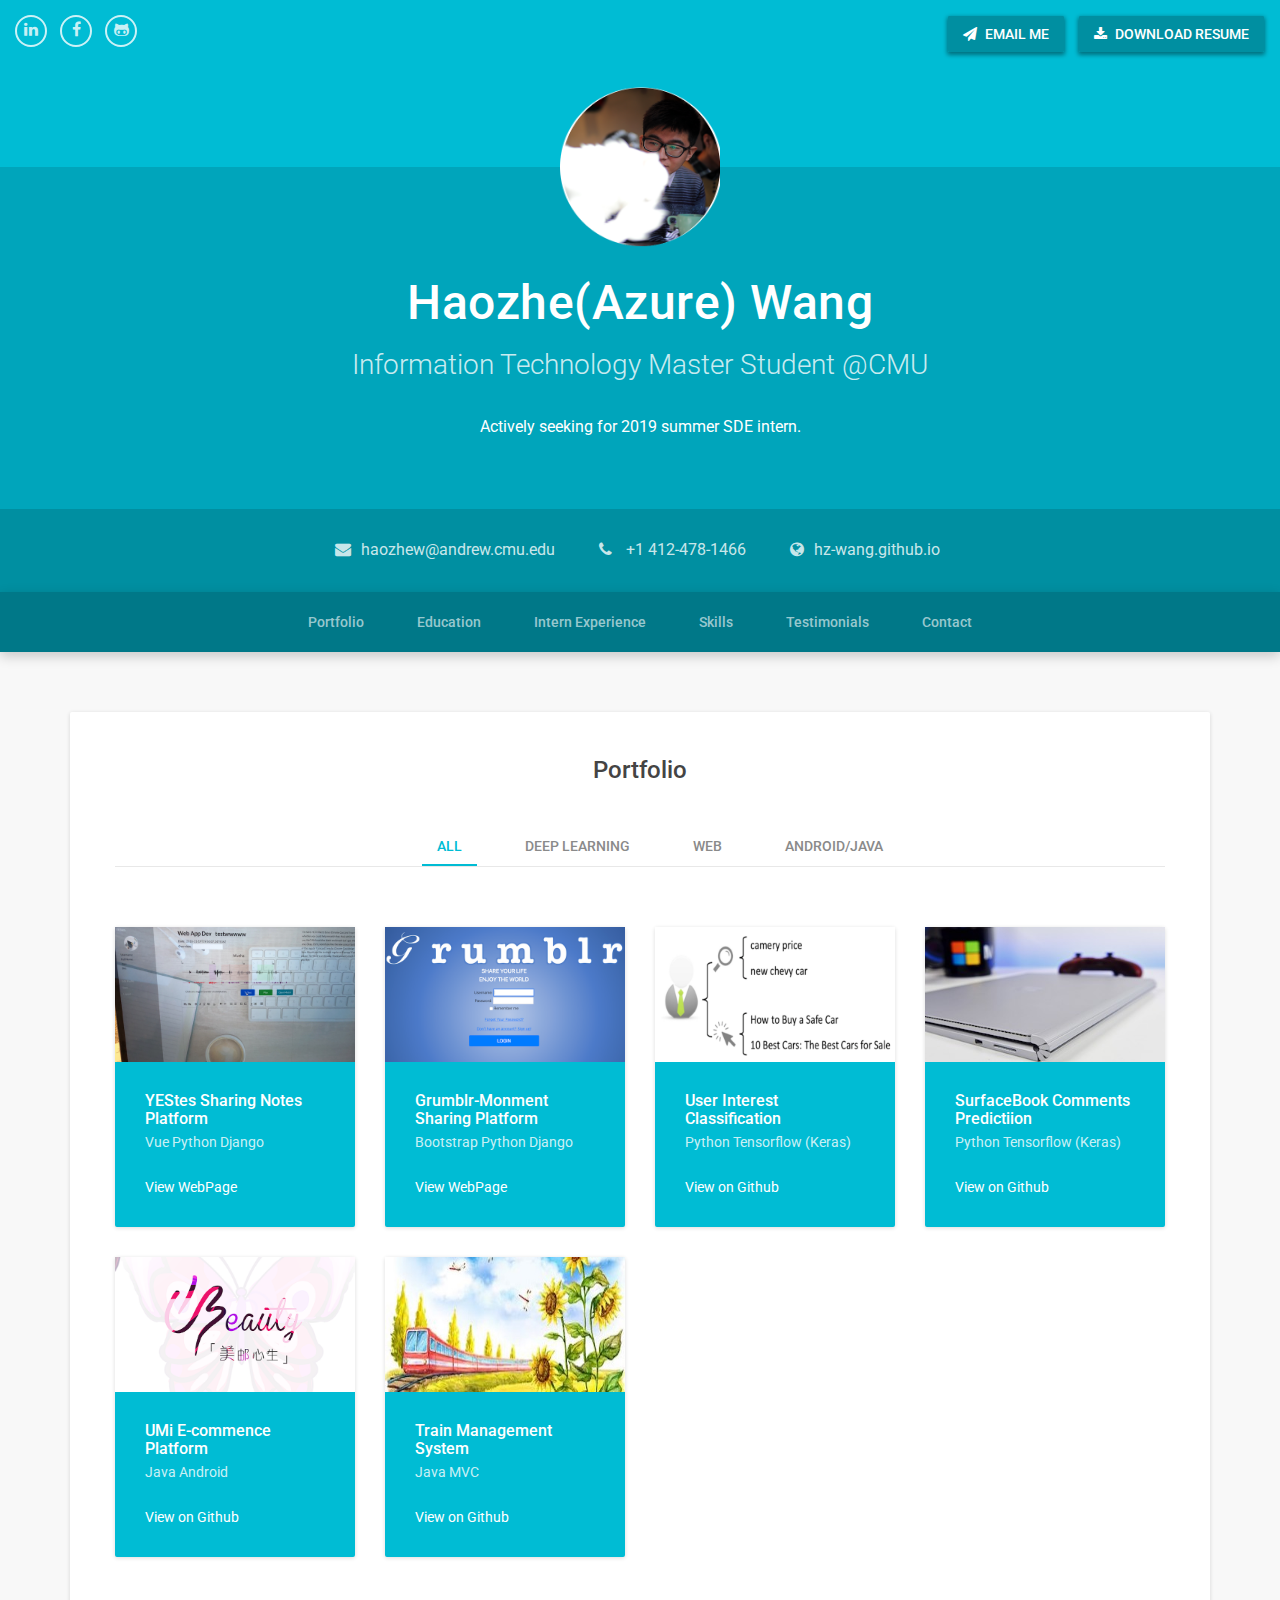
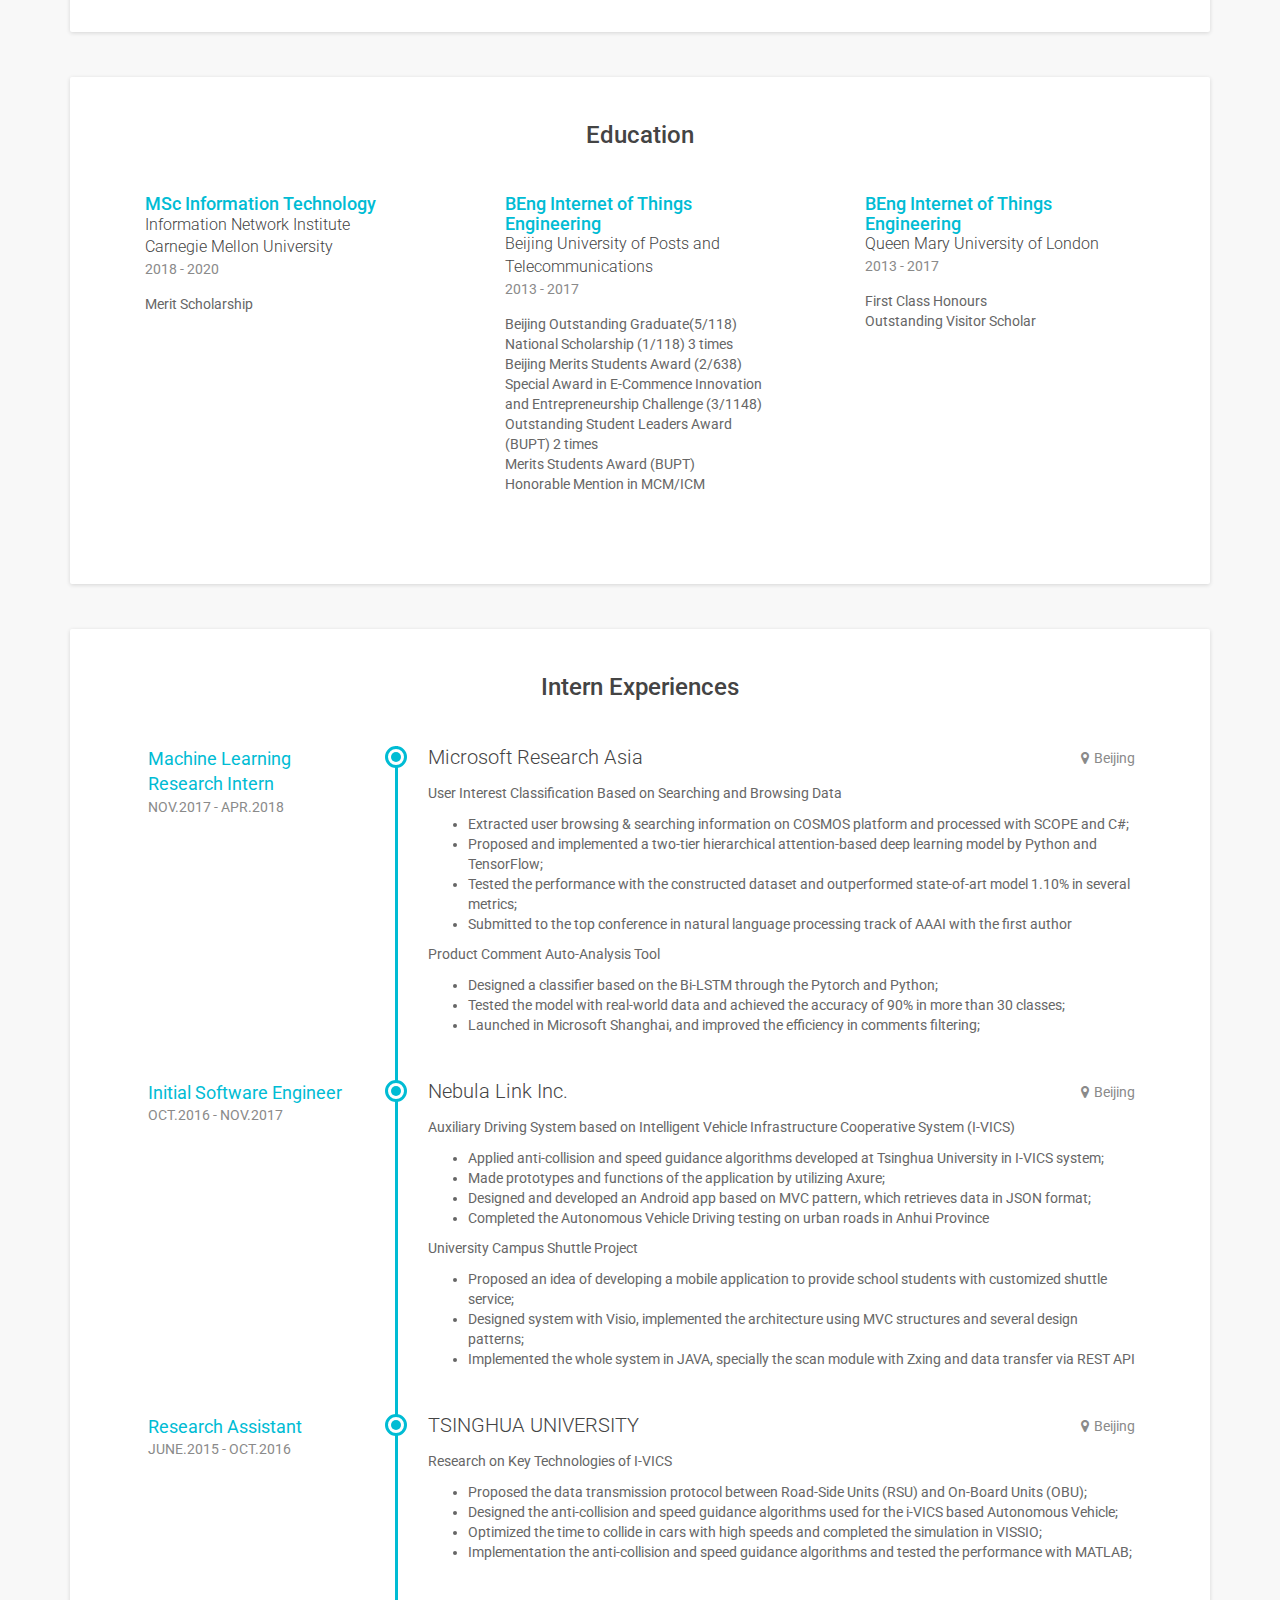
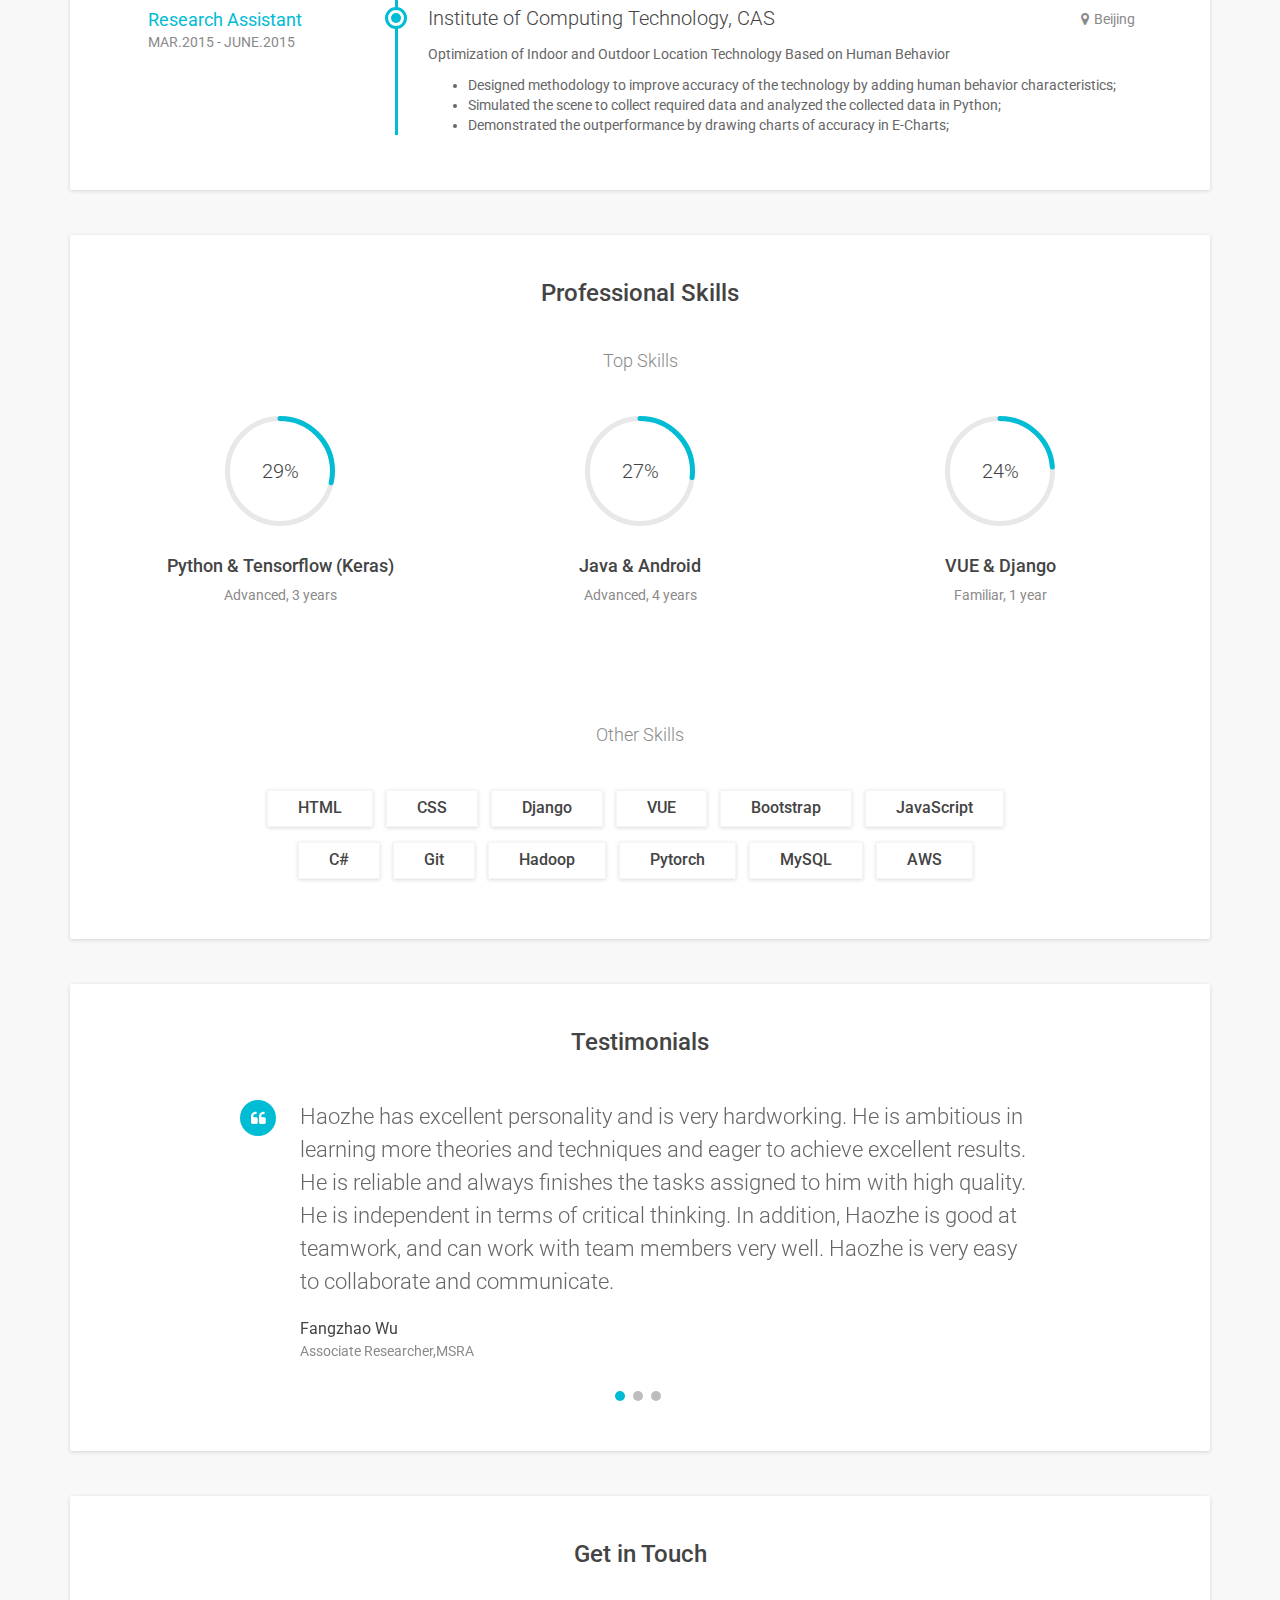
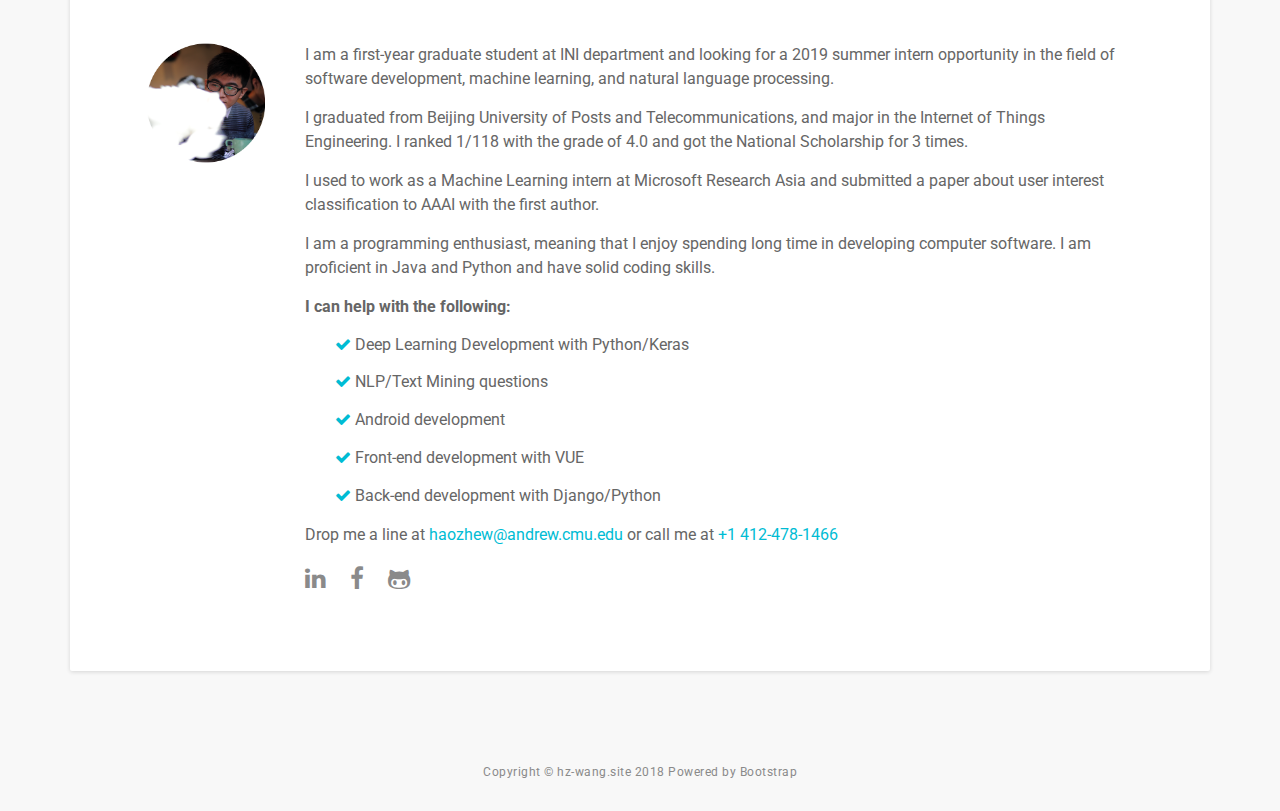
<file: profile/index.html>
<!DOCTYPE html>
<!--[if IE 8]> <html lang="en" class="ie8"> <![endif]-->  
<!--[if IE 9]> <html lang="en" class="ie9"> <![endif]-->  
<!--[if !IE]><!--> <html lang="en"> <!--<![endif]-->  
<head>
<title>Azure Wang</title>
<!-- Meta -->
<meta charset="utf-8">
<meta http-equiv="X-UA-Compatible" content="IE=edge">
<meta name="viewport" content="width=device-width, initial-scale=1.0">
<meta name="description" content="">
<meta name="author" content="">    
<link rel="shortcut icon" href="">  
<link href='https://fonts.googleapis.com/css?family=Roboto:400,500,400italic,300italic,300,500italic,700,700italic,900,900italic' rel='stylesheet' type='text/css'>
<!-- Global CSS -->
<link rel="stylesheet" href="assets/plugins/bootstrap/css/bootstrap.min.css">   
<!-- Plugins CSS -->
<link rel="stylesheet" href="assets/plugins/font-awesome/css/font-awesome.css">

<!-- Theme CSS -->  
<link id="theme-style" rel="stylesheet" href="assets/css/styles.css">

</head> 

<body>

<header class="header">
	<div class="top-bar container-fluid">
		<div class="actions">
			<a class="btn hidden-xs" href="mailto:haozhew@andrew.cmu.edu"><i class="fa fa-paper-plane" aria-hidden="true"></i> Email Me</a>
			<a class="btn" href="./files/HaozheWang_CV.pdf"><i class="fa fa-download" aria-hidden="true"></i> Download Resume</a>
		</div><!--//actions-->
		<ul class="social list-inline">
			<li><a href="https://www.linkedin.com/in/haozhe-wang/" class="btn-social btn-outline"><i class="fa fa-linkedin" aria-hidden="true"></i></a></li>
			<li><a href="https://www.facebook.com/haozhe.wang.14" class="btn-social btn-outline"><i class="fa fa-facebook" aria-hidden="true"></i></a></li>
			<li><a href="http://www.andrew.cmu.edu/user/haozhew" class="btn-social btn-outline"><i class="fa fa-github-alt" aria-hidden="true"></i></a></li>
		</ul><!--//social-->
	</div><!--//top-bar-->
	
	<div class="intro">
		<div class="container text-center">
			<img class="profile-image" src="assets/images/profile-image.png" alt="">
			<h1 class="name">Haozhe(Azure) Wang</h1>
			<div class="title">Information Technology Master Student @CMU</div>
			<div class="profile">
				<p>Actively seeking for 2019 summer SDE intern.</p>
			</div><!--//profile-->
		</div><!--//container-->
	</div><!--//intro-->
	
	<div class="contact-info">
		<div class="container text-center">
			<ul class="list-inline">
				<li class="email"><i class="fa fa-envelope"></i><a href="mailto:haozhew@andrew.cmu.edu">haozhew@andrew.cmu.edu</a></li>
				<li><i class="fa fa-phone"></i> <a href="tel: 0123456789">+1 412-478-1466</a></li>
				<li class="website"><i class="fa fa-globe"></i><a href="#" target="_blank">hz-wang.github.io</a></li>
			</ul>
		</div><!--//container-->
	</div><!--//contact-info-->
	
	<div class="page-nav-space-holder hidden-xs">
		<div id="page-nav-wrapper" class="page-nav-wrapper text-center">
			<div class="container">
				<ul id="page-nav" class="nav page-nav list-inline">
					<li><a class="scrollto" href="#portfolio-section">Portfolio</a></li>
					<li><a class="scrollto" href="#eudcation-section">Education</a></li>
					<li><a class="scrollto" href="#experiences-section">Intern Experience</a></li>
					<li><a class="scrollto" href="#skills-section">Skills</a></li>
					<li><a class="scrollto" href="#testimonials-section">Testimonials</a></li>
					<li><a class="scrollto" href="#contact-section">Contact</a></li>
				</ul><!--//page-nav-->
			</div>
		</div><!--//page-nav-wrapper-->
	</div>
	
</header><!--//header-->

<div class="wrapper container">

	<section id="portfolio-section" class="portfolio-section section">
		<h2 class="section-title">Portfolio</h2>
		<ul id="filters" class="filters clearfix">
			<li class="type active" data-filter="*">All</li>
			<li class="type" data-filter=".DeepLearning">Deep Learning</li>
			<li class="type" data-filter=".Web">Web</li>
			<li class="type" data-filter=".Android">Android/JAVA</li>
		</ul><!--//filters-->
		<div class="items-wrapper isotope row">

			<div class="item Web col-md-3 col-xs-6 ">
				<div class="item-inner">
					<figure class="figure">
						<img class="img-responsive" src="assets/images/portfolio/portfolio-3.jpg" alt="" />
					</figure>
					<div class="content text-left">
						<h3 class="sub-title"><a href="http://www.myyestes.com">YEStes Sharing Notes Platform</a></h3>
						<div class="meta">Vue Python Django</div>
						<div class="action"><a href="http://www.myyestes.com">View WebPage</a></div>
					</div><!--//content-->    
					<a class="link-mask" href="http://www.myyestes.com"></a>              
				</div><!--//item-inner-->
			</div><!--//item-->
			
			<div class="item Web col-md-3 col-xs-6 ">
				<div class="item-inner">
					<figure class="figure">
						<img class="img-responsive" src="assets/images/portfolio/portfolio-6.jpg" alt="" />
					</figure>
					<div class="content text-left">
						<h3 class="sub-title"><a href="https://ec2-3-16-187-56.us-east-2.compute.amazonaws.com
">Grumblr-Monment Sharing Platform</a></h3>
						<div class="meta">Bootstrap Python Django</div>
						<div class="action"><a href="https://ec2-3-16-187-56.us-east-2.compute.amazonaws.com
">View WebPage</a></div>
					</div><!--//content-->    
					<a class="link-mask" href="https://ec2-3-16-187-56.us-east-2.compute.amazonaws.com
"></a>              
				</div><!--//item-inner-->
			</div><!--//item-->

			<div class="item DeepLearning col-md-3 col-xs-6 ">
				<div class="item-inner">
					<figure class="figure">
						<img class="img-responsive" src="assets/images/portfolio/portfolio-1.jpg" alt="" />
					</figure>
					<div class="content text-left">
						<h3 class="sub-title"><a href="https://github.com/hz-wang/HURA_segment">User Interest Classification</a></h3>
						<div class="meta">Python Tensorflow (Keras)</div>
						<div class="action"><a href="https://github.com/hz-wang/HURA_segment">View on Github</a></div>
					</div><!--//content-->    
					<a class="link-mask" href="https://github.com/hz-wang/HURA_segment"></a>              
				</div><!--//item-inner-->
			</div><!--//item-->

			<div class="item DeepLearning col-md-3 col-xs-6 ">
				<div class="item-inner">
					<figure class="figure">
						<img class="img-responsive" src="assets/images/portfolio/portfolio-4.jpg" alt="" />
					</figure>
					<div class="content text-left">
						<h3 class="sub-title"><a href="https://github.com/hz-wang/surface_predict">SurfaceBook Comments Predictiion</a></h3>
						<div class="meta">Python Tensorflow (Keras)</div>
						<div class="action"><a href="https://github.com/hz-wang/surface_predict">View on Github</a></div>
					</div><!--//content-->    
					<a class="link-mask" href="https://github.com/hz-wang/surface_predict"></a>              
				</div><!--//item-inner-->
			</div><!--//item-->

			<div class="item Android col-md-3 col-xs-6 ">
				<div class="item-inner">
					<figure class="figure">
						<img class="img-responsive" src="assets/images/portfolio/portfolio-2.jpg" alt="" />
					</figure>
					<div class="content text-left">
						<h3 class="sub-title"><a href="https://github.com/hz-wang/UMi">UMi E-commence Platform</a></h3>
						<div class="meta">Java Android</div>
						<div class="action"><a href="https://github.com/hz-wang/UMi">View on Github</a></div>
					</div><!--//content-->    
					<a class="link-mask" href="https://github.com/hz-wang/UMi"></a>              
				</div><!--//item-inner-->
			</div><!--//item-->

			<div class="item Android col-md-3 col-xs-6 ">
				<div class="item-inner">
					<figure class="figure">
						<img class="img-responsive" src="assets/images/portfolio/portfolio-5.jpg" alt="" />
					</figure>
					<div class="content text-left">
						<h3 class="sub-title"><a href="https://github.com/hz-wang/TrainManagement">Train Management System</a></h3>
						<div class="meta">Java MVC</div>
						<div class="action"><a href="https://github.com/hz-wang/TrainManagement">View on Github</a></div>
					</div><!--//content-->    
					<a class="link-mask" href="https://github.com/hz-wang/TrainManagement"></a>              
				</div><!--//item-inner-->
			</div><!--//item-->

		</div><!--//item-wrapper-->
		
	</section><!--//section-->

	<section id="eudcation-section" class="education-section section">
		<h2 class="section-title">Education</h2>
		<div class="row">
			<div class="item col-xs-12 col-sm-4">
				<div class="item-inner">
					<h3 class="degree">MSc Information Technology</h3>
					<div class="education-body">
						Information Network Institute
						Carnegie Mellon University
					</div><!--//education-body-->
					<div class="time">2018 - 2020</div>
					<div class="desc">
						Merit Scholarship<br>
					</div>
				</div><!--//item-inner-->
			</div><!--//item-->
			<div class="item col-xs-12 col-sm-4">
				<div class="item-inner">
					<h3 class="degree">BEng Internet of Things Engineering</h3>
					<div class="education-body">
						Beijing University of Posts and Telecommunications
					</div><!--//education-body-->
					<div class="time">2013 - 2017</div>
					<div class="desc">
						Beijing Outstanding Graduate(5/118)<br>
						National Scholarship (1/118) 3 times<br>
						Beijing Merits Students Award (2/638) <br>
						Special Award in E-Commence Innovation and Entrepreneurship Challenge (3/1148)<br>
						Outstanding Student Leaders Award (BUPT) 2 times<br>
						Merits Students Award (BUPT)<br>
						Honorable Mention in MCM/ICM<br>
					</div>
				</div><!--//item-inner-->
			</div><!--//item-->
			<div class="item col-xs-12 col-sm-4">
				<div class="item-inner">
					<h3 class="degree">BEng Internet of Things Engineering</h3>
					<div class="education-body">
						Queen Mary University of London
					</div><!--//education-body-->
					<div class="time">2013 - 2017</div>
					<div class="desc">
						First Class Honours<br>
						Outstanding Visitor Scholar<br>
					</div>
				</div><!--//item-inner-->
			</div><!--//item-->
			
		</div><!--//row-->
	</section><!--//section-->
	
	<section id="experiences-section" class="experiences-section section">
		<h2 class="section-title">Intern Experiences</h2>
		<div class="timeline">
			<div class="item">
				<div class="work-place">
					<h3 class="place">Microsoft Research Asia</h3>
					<div class="location"><i class="fa fa-map-marker" aria-hidden="true"></i>Beijing</div>
				</div>
				<div class="job-meta">
					<div class="title">Machine Learning<br>Research Intern</div>
					<div class="time">NOV.2017 - APR.2018</div>
				</div><!--//job-meta-->
				<div class="job-desc">
					<p>User Interest Classification Based on Searching and Browsing Data</p> 
					<ul>
						<li>Extracted user browsing & searching information on COSMOS platform and processed with SCOPE and C#;</li>
						<li>Proposed and implemented a two-tier hierarchical attention-based deep learning model by Python and TensorFlow;</li>
						<li>Tested the performance with the constructed dataset and outperformed state-of-art model 1.10% in several metrics;</li>
						<li>Submitted to the top conference in natural language processing track of AAAI with the first author</li>
					</ul>
					<p>Product Comment Auto-Analysis Tool</p> 
					<ul>
						<li>Designed a classifier based on the Bi-LSTM through the Pytorch and Python;</li>
						<li>Tested the model with real-world data and achieved the accuracy of 90% in more than 30 classes;</li>
						<li>Launched in Microsoft Shanghai, and improved the efficiency in comments filtering;</li>
					</ul>
				</div><!--//job-desc-->
			</div><!--//item-->
			
			<div class="item">
				<div class="work-place">
					<h3 class="place">Nebula Link Inc.</h3>
					<div class="location"><i class="fa fa-map-marker" aria-hidden="true"></i>Beijing</div>
				</div>
				<div class="job-meta">
					<div class="title">Initial Software Engineer</div>
					<div class="time">OCT.2016 - NOV.2017</div>
				</div><!--//job-meta-->
				<div class="job-desc">
					<p>Auxiliary Driving System based on Intelligent Vehicle Infrastructure Cooperative System (I-VICS)</p>
					<ul>
						<li>Applied anti-collision and speed guidance algorithms developed at Tsinghua University in I-VICS system;</li>
						<li>Made prototypes and functions of the application by utilizing Axure;</li>
						<li>Designed and developed an Android app based on MVC pattern, which retrieves data in JSON format;</li>
						<li>Completed the Autonomous Vehicle Driving testing on urban roads in Anhui Province</li>
					</ul>
					<p>University Campus Shuttle Project</p>
					<ul>
						<li>Proposed an idea of developing a mobile application to provide school students with customized shuttle service;</li>
						<li>Designed system with Visio, implemented the architecture using MVC structures and several design patterns;</li>
						<li>Implemented the whole system in JAVA, specially the scan module with Zxing and data transfer via REST API</li>
					</ul>
				</div><!--//job-desc-->
			</div><!--//item-->

			<div class="item">
				<div class="work-place">
					<h3 class="place">TSINGHUA UNIVERSITY </h3>
					<div class="location"><i class="fa fa-map-marker" aria-hidden="true"></i>Beijing</div>
				</div>
				<div class="job-meta">
					<div class="title">Research Assistant</div>
					<div class="time">JUNE.2015 - OCT.2016</div>
				</div><!--//job-meta-->
				<div class="job-desc">
					<p>Research on Key Technologies of I-VICS </p>
					<ul>
						<li>Proposed the data transmission protocol between Road-Side Units (RSU) and On-Board Units (OBU);</li>
						<li>Designed the anti-collision and speed guidance algorithms used for the i-VICS based Autonomous Vehicle;</li>
						<li>Optimized the time to collide in cars with high speeds and completed the simulation in VISSIO;</li>
						<li>Implementation the anti-collision and speed guidance algorithms and tested the performance with MATLAB;</li>
					</ul>
				</div><!--//job-desc-->
			</div><!--//item-->

			<div class="item">
				<div class="work-place">
					<h3 class="place">Institute of Computing Technology, CAS</h3>
					<div class="location"><i class="fa fa-map-marker" aria-hidden="true"></i>Beijing</div>
				</div>
				<div class="job-meta">
					<div class="title">Research Assistant</div>
					<div class="time">MAR.2015 - JUNE.2015</div>
				</div><!--//job-meta-->
				<div class="job-desc">
					<p>Optimization of Indoor and Outdoor Location Technology Based on Human Behavior</p>
					<ul>
						<li>Designed methodology to improve accuracy of the technology by adding human behavior characteristics;</li>
						<li>Simulated the scene to collect required data and analyzed the collected data in Python;</li>
						<li>Demonstrated the outperformance by drawing charts of accuracy in E-Charts;</li>
					</ul>
				</div><!--//job-desc-->
			</div><!--//item-->
			
		</div><!--//timeline-->
		
	</section><!--//section-->
	
	<section id="skills-section" class="skills-section section text-center">
		<h2 class="section-title">Professional Skills</h2>
		<div class="top-skills">
			<h3 class="subtitle">Top Skills</h3>
			<div class="row">
				<div class="item col-xs-12 col-sm-4">
					<div class="item-inner">
						<div class="chart-easy-pie text-center">
							<div class="chart-theme-1 chart" data-percent="90"><span>90</span>%</div>
						</div>
						<h4 class="skill-name">Python &amp; Tensorflow (Keras)</h4>
						<div class="level">Advanced, 3 years</div>
					</div><!--//item-inner-->
				</div><!--//item-->
				<div class="item col-xs-12 col-sm-4">
					<div class="item-inner">
						<div class="chart-easy-pie text-center">
							<div class="chart-theme-1 chart" data-percent="85"><span>85</span>%</div>
						</div>
						<h4 class="skill-name">Java &amp; Android</h4>
						<div class="level">Advanced, 4 years</div>
					</div><!--//item-inner-->
				</div><!--//item-->
				<div class="item col-xs-12 col-sm-4">
					<div class="item-inner">
						<div class="chart-easy-pie text-center">
							<div class="chart-theme-1 chart" data-percent="75"><span>75</span>%</div>
						</div>
						<h4 class="skill-name">VUE &amp; Django</h4>
						<div class="level">Familiar, 1 year</div>
					</div><!--//item-inner-->
				</div><!--//item-->
			</div><!--//row-->
		</div><!--//top-skills-->
		
		<div class="other-skills">
			<h3 class="subtitle">Other Skills</h3>
			<div class="misc-skills">
				<span class="skill-tag">HTML</span>
				<span class="skill-tag">CSS</span>
				<span class="skill-tag">Django</span>
				<span class="skill-tag">VUE</span>
				<span class="skill-tag">Bootstrap</span>
				<span class="skill-tag">JavaScript</span>
				<br>
				<span class="skill-tag">C#</span>
				<span class="skill-tag">Git</span>
				<span class="skill-tag">Hadoop</span>
				<span class="skill-tag">Pytorch</span>
				<span class="skill-tag">MySQL</span>
				<span class="skill-tag">AWS</span>
			</div>
		</div><!--//other-skills-->
		
	</section><!--//skills-section-->
	
	<section id="testimonials-section" class="testimonials-section section">
		<h2 class="section-title">Testimonials</h2>
		
		<div id="testimonials-carousel" class="testimonials-carousel carousel slide" data-interval="8000">
			
			<!-- Indicators -->
			<ol class="carousel-indicators">
				<li data-target="#testimonials-carousel" data-slide-to="0" class="active"></li>
				<li data-target="#testimonials-carousel" data-slide-to="1"></li>
				<li data-target="#testimonials-carousel" data-slide-to="2"></li>
			</ol>
			
			<!-- Wrapper for slides -->
			<div class="carousel-inner">
				<div class="item active">
					<blockquote class="quote">
						<i class="fa fa-quote-left"></i>
						<P>Haozhe has excellent personality and is very hardworking. He is ambitious in learning more theories and techniques and eager to achieve excellent results. He is reliable and always finishes the tasks assigned to him with high quality. He is independent in terms of critical thinking. In addition, Haozhe is good at teamwork, and can work with team members very well. Haozhe is very easy to collaborate and communicate.</p>
						</blockquote>
					<div class="source">
						<div class="name">Fangzhao Wu</div>
						<div class="position">Associate Researcher,MSRA</div>
					</div><!--//source-->   
				</div><!--//item-->

				<div class="item next">
					<blockquote class="quote">      
						<i class="fa fa-quote-left"></i>                            
						<p>Haozhe Wang is a quick learner, passionate and truly a software engineer with potential as well as good programming habits, and also has a strong feeling for user experience. Furthermore, Haozhe was never afraid to speak out his opinions, and he would usually illustrate them with clear and convincing examples. This greatly helped to build a more thorough understanding of our target groups.</p>
					</blockquote>    
					<div class="source">
						<div class="name">Jun Pan</div>
						<div class="position">Chief Executive Officer, Nebula-Link Inc.</div>
					</div><!--//source-->   
												   
				</div><!--//item-->

				<div class="item next">
					<blockquote class="quote">
						<p><i class="fa fa-quote-left"></i>
						Haozhe has a clear logic and strong modeling capabilities. In the project, he was very efficient in locating problems, building mathematical models, finding suitable algorithms, modifying and implementing the algorithms, and finally solving the problems. I also would like to highlight is his strong programming skills. During the implementation of the algorithms, Haozhe took only 3 weeks to finish the development which totally satisfied the requirement.</p>
					</blockquote>       
					<div class="source">
						<div class="name">Danya Yao</div>
						<div class="position">Professor, Tsinghua University</div>
					</div><!--//source-->          
				</div><!--//item-->
				
			</div><!--//carousel-inner-->

		</div><!--//testimonials-carousel-->
		
	</section><!--//section-->
	<!-- <script>
		$(function(){
			// 循环轮播到某个特定的帧 
			$(".slide-one").click(function(){
				$("#testimonials-carousel").carousel(0);
			});
			$(".slide-two").click(function(){
				$("#testimonials-carousel").carousel(1);
			});
			$(".slide-three").click(function(){
				$("#testimonials-carousel").carousel(2);
			});
		});
	</script>		 -->
	
	<section id="contact-section" class="contact-section section">
		<h2 class="section-title">Get in Touch</h2>
		<div class="intro">
			<img class="profile-image" src="assets/images/profile-image.png" alt="">
			<div class="dialog">
				<p>I am a first-year graduate student at INI department and looking for a 2019 summer intern opportunity in the field of software development, machine learning, and natural language processing.</p>
				<p>I graduated from Beijing University of Posts and Telecommunications, and major in the Internet of Things Engineering. I ranked 1/118 with the grade of 4.0 and got the National Scholarship for 3 times.</p>
				<p>I used to work as a Machine Learning intern at Microsoft Research Asia and submitted a paper about user interest classification to AAAI with the first author. </p>
				<p>I am a programming enthusiast, meaning that I enjoy spending long time in developing computer software. I am proficient in Java and Python and have solid coding skills.</p>
				<p><strong>I can help with the following:</strong></p>
				<ul class="list-unstyled service-list">
					<li><i class="fa fa-check" aria-hidden="true"></i> Deep Learning Development with Python/Keras</li>
					<li><i class="fa fa-check" aria-hidden="true"></i> NLP/Text Mining questions</li>	
					<li><i class="fa fa-check" aria-hidden="true"></i> Android development</li>
					<li><i class="fa fa-check" aria-hidden="true"></i> Front-end development with VUE</li>
					<li><i class="fa fa-check" aria-hidden="true"></i> Back-end development with Django/Python</li>
				</ul>
				<p>Drop me a line at <a href="mailto:haozhew@andrew.cmu.edu">haozhew@andrew.cmu.edu</a> or call me at <a href="tel:+86 13269619176">+1 412-478-1466</a></p>
				<ul class="social list-inline">
					<li><a href="https://www.linkedin.com/in/haozhe-wang/" class="btn-social btn-outline"><i class="fa fa-linkedin" aria-hidden="true"></i></a></li>
					<li><a href="https://www.facebook.com/haozhe.wang.14" class="btn-social btn-outline"><i class="fa fa-facebook" aria-hidden="true"></i></a></li>
					<li><a href="http://www.andrew.cmu.edu/user/haozhew" class="btn-social btn-outline"><i class="fa fa-github-alt" aria-hidden="true"></i></a></li>
				</ul><!--//social-->
			</div><!--//diaplog-->
		</div><!--//intro-->

	</section><!--//section-->
	
</div><!--//wrapper-->

<footer class="footer text-center">
	<div class="container">
		<small class="copyright">Copyright © hz-wang.site 2018 Powered by Bootstrap</small>
	</div><!--//container-->
</footer>

<!-- Javascript -->          
<script type="text/javascript" src="assets/plugins/jquery-1.12.4.min.js"></script>
<script type="text/javascript" src="assets/plugins/bootstrap/js/bootstrap.min.js"></script>  
<script type="text/javascript" src="assets/plugins/back-to-top.js"></script>
<script type="text/javascript" src="assets/plugins/jquery-scrollTo/jquery.scrollTo.min.js"></script> 
<script type="text/javascript" src="assets/plugins/easy-pie-chart/dist/jquery.easypiechart.min.js"></script>
<script type="text/javascript" src="assets/plugins/imagesloaded.pkgd.min.js"></script> 
<script type="text/javascript" src="assets/plugins/isotope.pkgd.min.js"></script>  

<!-- custom js -->
<script type="text/javascript" src="assets/js/main.js"></script>

<!-- Style Switcher (REMOVE ON YOUR PRODUCTION SITE) -->
<script src="assets/js/demo/style-switcher.js"></script>     

</body>
</html>
</file>
<file: profile/assets/css/styles.css>
/*   
 * Template Name: Sphere - Responsive website template for CV/Resume/Portfolio
 * Version: 1.0
 * Author: Xiaoying Riley at 3rd Wave Media
 * Website: http://themes.3rdwavemedia.com/
 * Twitter: @3rdwave_themes
*/
/* ======= Base ======= */
body {
  font-family: 'Roboto', sans-serif;
  color: #666;
  background: #f8f8f8;
  font-size: 14px;
  -webkit-font-smoothing: antialiased;
  -moz-osx-font-smoothing: grayscale;
  color: #444;
}
h1,
h2,
h3,
h4,
h5,
h6 {
  font-weight: 500;
}
a {
  color: #00BCD4;
  -webkit-transition: all 0.4s ease-in-out;
  -moz-transition: all 0.4s ease-in-out;
  -ms-transition: all 0.4s ease-in-out;
  -o-transition: all 0.4s ease-in-out;
}
a:hover {
  text-decoration: underline;
  color: #007888;
}
a:focus {
  text-decoration: none;
}
p {
  line-height: 1.5;
}
.btn,
a.btn {
  background: #008fa1;
  color: #fff;
  padding: 8px 15px;
  -webkit-border-radius: 2px;
  -moz-border-radius: 2px;
  -ms-border-radius: 2px;
  -o-border-radius: 2px;
  border-radius: 2px;
  -moz-background-clip: padding;
  -webkit-background-clip: padding-box;
  background-clip: padding-box;
  -webkit-box-shadow: 0 2px 4px 0 rgba(0, 0, 0, 0.4);
  -moz-box-shadow: 0 2px 4px 0 rgba(0, 0, 0, 0.4);
  box-shadow: 0 2px 4px 0 rgba(0, 0, 0, 0.4);
  text-transform: uppercase;
  font-weight: 500;
  font-size: 14px;
}
.btn:hover,
a.btn:hover {
  color: #fff;
  background: #00a5bb;
}
#topcontrol {
  -webkit-transition: all 0.4s ease-in-out;
  -moz-transition: all 0.4s ease-in-out;
  -ms-transition: all 0.4s ease-in-out;
  -o-transition: all 0.4s ease-in-out;
  background: #008fa1;
  color: #fff;
  text-align: center;
  display: inline-block;
  z-index: 30;
  width: 36px;
  height: 36px;
  -webkit-border-radius: 50%;
  -moz-border-radius: 50%;
  -ms-border-radius: 50%;
  -o-border-radius: 50%;
  border-radius: 50%;
  -moz-background-clip: padding;
  -webkit-background-clip: padding-box;
  background-clip: padding-box;
  -webkit-box-shadow: 0 6px 10px 0 rgba(0, 0, 0, 0.3);
  -moz-box-shadow: 0 6px 10px 0 rgba(0, 0, 0, 0.3);
  box-shadow: 0 6px 10px 0 rgba(0, 0, 0, 0.3);
}
#topcontrol:hover {
  background: #007888;
  color: #fff;
}
#topcontrol .fa {
  position: relative;
  top: 3px;
  font-size: 25px;
  font-weight: normal;
}
.header {
  background: #00BCD4;
  color: #fff;
}
.header a {
  color: #fff;
}
.header .top-bar {
  position: relative;
  padding-top: 15px;
  padding-bottom: 120px;
}
.header .social {
  margin-bottom: 0;
}
.header .social a {
  color: rgba(255, 255, 255, 0.8);
  display: inline-block;
  text-align: center;
  width: 32px;
  height: 32px;
  -webkit-border-radius: 50%;
  -moz-border-radius: 50%;
  -ms-border-radius: 50%;
  -o-border-radius: 50%;
  border-radius: 50%;
  -moz-background-clip: padding;
  -webkit-background-clip: padding-box;
  background-clip: padding-box;
  padding-top: 2px;
  font-size: 16px;
  border: 2px solid rgba(255, 255, 255, 0.8);
}
.header .social a:hover {
  color: #fff;
  border-color: #fff;
}
.header .actions {
  position: absolute;
  right: 15px;
  top: 15px;
}
.header .actions .fa {
  margin-right: 5px;
}
.header .actions a {
  margin-right: 10px;
  color: #fff;
}
.header .actions a:last-child {
  margin-right: 0;
}
.header .profile-image {
  position: absolute;
  width: 160px;
  height: 160px;
  top: -80px;
  margin-left: -80px;
}
.header .name {
  font-size: 48px;
  margin-bottom: 15px;
  letter-spacing: 0.5px;
}
.header .title {
  font-size: 28px;
  font-weight: 300;
  color: rgba(255, 255, 255, 0.8);
  margin-bottom: 30px;
}
.header .intro {
  background: #00a5bb;
  padding-top: 90px;
  padding-bottom: 60px;
  position: relative;
  font-size: 16px;
}
.header .profile {
  max-width: 800px;
  margin: 0 auto;
}
.header .contact-info {
  background: #008fa1;
  padding-top: 30px;
  padding-bottom: 30px;
  font-size: 16px;
}
.header .contact-info ul {
  margin-bottom: 0;
}
.header .contact-info li {
  margin-right: 30px;
  color: rgba(255, 255, 255, 0.8);
}
.header .contact-info li a {
  color: rgba(255, 255, 255, 0.8);
}
.header .contact-info li a:hover {
  color: #fff;
}
.header .contact-info li:last-child {
  margin-right: 0;
}
.header .contact-info li .fa {
  margin-right: 10px;
}
/* Page Nav */
.page-nav-space-holder {
  height: 60px;
  position: relative;
}
.page-nav-wrapper {
  background: #007888;
  padding-top: 20px;
  padding-bottom: 20px;
  position: absolute;
  width: 100%;
  left: 0;
  -webkit-box-shadow: 0 4px 12px rgba(0, 0, 0, 0.2);
  -moz-box-shadow: 0 4px 12px rgba(0, 0, 0, 0.2);
  box-shadow: 0 4px 12px rgba(0, 0, 0, 0.2);
}
.page-nav-wrapper.fixed {
  position: fixed;
  top: 0;
  left: 0;
  width: 100%;
  z-index: 100;
  background: #00BCD4;
}
.page-nav-wrapper a {
  color: rgba(255, 255, 255, 0.6);
  text-decoration: none;
  font-weight: 500;
}
.page-nav-wrapper .page-nav {
  margin: 0 auto;
  display: inline-block;
}
.page-nav-wrapper .page-nav li {
  margin-right: 30px;
  display: inline-block;
  background: none;
}
.page-nav-wrapper .page-nav li:hover,
.page-nav-wrapper .page-nav li:active {
  background: none;
}
.page-nav-wrapper .page-nav li.active a {
  color: #fff;
  background: none;
}
.page-nav-wrapper .page-nav li a {
  color: rgba(255, 255, 255, 0.6);
  padding: inherit;
}
.page-nav-wrapper .page-nav li a:hover {
  color: #fff;
}
.page-nav-wrapper .page-nav li a:hover,
.page-nav-wrapper .page-nav li a:active,
.page-nav-wrapper .page-nav li a:focus {
  background: none;
}
.page-nav-wrapper .page-nav li:last-child {
  margin-right: 0;
}
.wrapper {
  padding-top: 60px;
  padding-bottom: 60px;
}
.section {
  -webkit-box-shadow: 0 1px 4px 0 rgba(0, 0, 0, 0.14);
  -moz-box-shadow: 0 1px 4px 0 rgba(0, 0, 0, 0.14);
  box-shadow: 0 1px 4px 0 rgba(0, 0, 0, 0.14);
  padding: 45px;
  background: #fff;
  margin-bottom: 45px;
  -webkit-border-radius: 2px;
  -moz-border-radius: 2px;
  -ms-border-radius: 2px;
  -o-border-radius: 2px;
  border-radius: 2px;
  -moz-background-clip: padding;
  -webkit-background-clip: padding-box;
  background-clip: padding-box;
}
.section:last-child {
  margin-bottom: 0;
}
.section-title {
  margin-top: 0;
  margin-bottom: 45px;
  font-size: 24px;
  text-align: center;
}
.timeline {
  border-left: 3px solid #00BCD4;
  border-bottom-right-radius: 2px;
  border-top-right-radius: 2px;
  position: relative;
  padding: 0 30px;
  margin-left: 280px;
}
.timeline .item {
  position: relative;
  margin-bottom: 45px;
}
.timeline .item:last-child {
  margin-bottom: 0;
}
.timeline .item:before {
  content: "";
  position: absolute;
  left: -43px;
  top: 0;
  display: inline-block;
  width: 22px;
  height: 22px;
  -webkit-border-radius: 50%;
  -moz-border-radius: 50%;
  -ms-border-radius: 50%;
  -o-border-radius: 50%;
  border-radius: 50%;
  -moz-background-clip: padding;
  -webkit-background-clip: padding-box;
  background-clip: padding-box;
  background: #fff;
  border: 3px solid #00BCD4;
}
.timeline .item:after {
  content: "";
  position: absolute;
  left: -37px;
  top: 6px;
  display: inline-block;
  width: 10px;
  height: 10px;
  -webkit-border-radius: 50%;
  -moz-border-radius: 50%;
  -ms-border-radius: 50%;
  -o-border-radius: 50%;
  border-radius: 50%;
  -moz-background-clip: padding;
  -webkit-background-clip: padding-box;
  background-clip: padding-box;
  background: #00BCD4;
  z-index: 10;
}
.timeline .work-place {
  position: relative;
}
.timeline .location {
  position: absolute;
  right: 0;
  top: 2px;
  color: #8a8a8a;
}
.timeline .location .fa {
  margin-right: 5px;
}
.timeline .place {
  margin-top: 0;
  margin-bottom: 15px;
  font-size: 20px;
  font-weight: 300;
}
.timeline .job-meta {
  position: absolute;
  left: -280px;
  top: 0;
}
.timeline .job-meta .title {
  font-size: 18px;
  color: #00BCD4;
}
.timeline .job-meta .time {
  color: #8a8a8a;
}
.timeline .job-desc {
  color: #666;
}
.education-section .item {
  margin-bottom: 45px;
}
.education-section .item-inner {
  padding: 0 30px;
}
.education-section .degree {
  font-size: 18px;
  color: #00BCD4;
  margin-top: 0;
  margin-bottom: 0px;
}
.education-section .education-body {
  font-weight: 500;
  margin-bottom: 0px;
  font-size: 16px;
  font-weight: 300;
}
.education-section .time {
  color: #8a8a8a;
  margin-bottom: 15px;
}
.education-section .desc {
  color: #666;
}
.skills-section .subtitle {
  font-size: 18px;
  color: #8a8a8a;
  margin-top: 0;
  margin-bottom: 45px;
  font-weight: 300;
}
.skills-section .top-skills {
  margin-bottom: 60px;
}
.skills-section .top-skills .item {
  margin-bottom: 45px;
}
.skills-section .level {
  color: #8a8a8a;
  margin-bottom: 15px;
}
.skills-section .desc {
  color: #666;
}
.skills-section .skill-tag {
  -webkit-box-shadow: 0 1px 4px 0 rgba(0, 0, 0, 0.14);
  -moz-box-shadow: 0 1px 4px 0 rgba(0, 0, 0, 0.14);
  box-shadow: 0 1px 4px 0 rgba(0, 0, 0, 0.14);
  padding: 6px 30px;
  display: inline-block;
  margin-right: 10px;
  border: 1px solid #f5f5f5;
  font-weight: 500;
  margin-bottom: 15px;
  font-size: 16px;
}
.chart-easy-pie {
  positon: relative;
}
.chart {
  width: 110px;
  height: 110px;
  vertical-align: middle;
  position: relative;
  margin: 0 auto;
  text-align: center;
  font-size: 20px;
  font-weight: 300;
  margin-bottom: 30px;
}
.chart span {
  line-height: 110px;
}
.chart canvas {
  position: absolute;
  left: 0;
  top: 0;
}
.testimonials-section .testimonials-carousel {
  max-width: 800px;
  margin: 0 auto;
}
.testimonials-section .item {
  padding-left: 60px;
  margin-bottom: 45px;
}
.testimonials-section .quote {
  border-left: none;
  padding: 0;
  font-size: 22px;
  color: #666;
  font-weight: 300;
  position: relative;
}
.testimonials-section .source .name {
  font-size: 16px;
}
.testimonials-section .source .position {
  color: #8a8a8a;
}
.testimonials-section .fa-quote-left {
  position: absolute;
  left: -60px;
  top: 0;
  width: 36px;
  height: 36px;
  display: inline-block;
  background: #00BCD4;
  color: #fff;
  -webkit-border-radius: 50%;
  -moz-border-radius: 50%;
  -ms-border-radius: 50%;
  -o-border-radius: 50%;
  border-radius: 50%;
  -moz-background-clip: padding;
  -webkit-background-clip: padding-box;
  background-clip: padding-box;
  text-align: center;
  padding-top: 10px;
  font-size: 16px;
}
.testimonials-section .carousel-indicators {
  bottom: 0;
  margin-bottom: 0;
}
.testimonials-section .carousel-indicators li {
  background-color: #bdbdbd;
  border: none;
  width: 10px;
  height: 10px;
  margin: 0;
  margin-right: 5px;
}
.testimonials-section .carousel-indicators li.active {
  background-color: #00BCD4;
  width: 10px;
  height: 10px;
  margin: 0;
  margin-right: 5px;
}
.portfolio-section .filters {
  list-style: none;
  margin: 0 auto;
  margin-bottom: 60px;
  text-align: center;
  border-bottom: 1px solid #e8e8e8;
}
.portfolio-section .filters .type {
  margin-right: 30px;
  list-style: none;
  display: inline-block;
  padding: 8px 15px;
  color: #8a8a8a;
  cursor: pointer;
  font-size: 14px;
  text-transform: uppercase;
  font-weight: 500;
}
.portfolio-section .filters .type:last-child {
  margin-right: 0;
}
.portfolio-section .filters .type.active {
  color: #00BCD4;
  border-bottom: 2px solid #00BCD4;
}
.portfolio-section .item {
  margin-bottom: 30px;
}
.portfolio-section .item-inner {
  background: #00BCD4;
  color: #fff;
  -webkit-border-radius: 2px;
  -moz-border-radius: 2px;
  -ms-border-radius: 2px;
  -o-border-radius: 2px;
  border-radius: 2px;
  -moz-background-clip: padding;
  -webkit-background-clip: padding-box;
  background-clip: padding-box;
  position: relative;
  -webkit-box-shadow: 0 1px 4px 0 rgba(0, 0, 0, 0.14);
  -moz-box-shadow: 0 1px 4px 0 rgba(0, 0, 0, 0.14);
  box-shadow: 0 1px 4px 0 rgba(0, 0, 0, 0.14);
}
.portfolio-section .item-inner:hover {
  background: #00c5de;
}
.portfolio-section .item-inner:hover img {
  -webkit-opacity: 0.9;
  -moz-opacity: 0.9;
  opacity: 0.9;
}
.portfolio-section .item-inner .content {
  padding: 30px;
  padding-bottom: 75px;
  position: relative;
}
.portfolio-section .item-inner .content a {
  color: #fff;
}
.portfolio-section .item-inner .content .sub-title {
  font-size: 16px;
  margin-top: 0;
  margin-bottom: 5px;
}
.portfolio-section .item-inner .content .meta {
  color: rgba(255, 255, 255, 0.8);
  font-size: 14px;
}
.portfolio-section .item-inner .content .action {
  position: absolute;
  bottom: 30px;
  left: 30px;
}
.portfolio-section .item-inner .link-mask {
  display: block;
  position: absolute;
  width: 100%;
  height: 100%;
  left: 0;
  top: 0;
}
.contact-section .intro {
  position: relative;
  padding: 30px;
  padding-left: 190px;
  font-size: 16px;
  color: #666;
}
.contact-section .intro .profile-image {
  width: 120px;
  height: 120px;
  position: absolute;
  left: 30px;
}
.contact-section .intro p {
  margin-bottom: 15px;
}
.contact-section .service-list {
  margin-left: 30px;
  margin-bottom: 15px;
}
.contact-section .service-list li {
  margin-bottom: 15px;
}
.contact-section .service-list .fa {
  color: #00BCD4;
}
.contact-section .social {
  margin-bottom: 0;
}
.contact-section .social li {
  margin-right: 10px;
}
.contact-section .social li:last-child {
  margin-right: 0;
}
.contact-section .social a {
  display: inline-block;
  text-align: center;
  font-size: 24px;
  color: #8a8a8a;
}
.contact-section .social a:hover {
  color: #00BCD4;
}
.footer .container {
  padding: 30px;
  color: #8a8a8a;
  letter-spacing: 0.5px;
}
.footer .container a {
  color: #8a8a8a;
}
/* Extra small devices (phones, less than 768px) */
@media (max-width: 767px) {
  .header .social {
    margin: 0 auto;
    text-align: center;
  }
  .header .actions {
    position: static;
    margin: 0 auto;
    margin-bottom: 30px;
    text-align: center;
  }
  .header .actions .btn {
    margin-bottom: 15px;
    font-size: 12px;
    display: inline-block;
    width: 100%;
  }
  .header .actions .btn:last-child {
    margin-bottom: 0;
  }
  .header .name {
    font-size: 36px;
  }
  .header .title {
    font-size: 22px;
  }
  .header .contact-info li {
    margin-right: 0;
    margin-bottom: 15px;
    font-size: 14px;
    width: 100%;
    display: inline-block;
  }
  .header .contact-info li:last-child {
    margin-bottom: 0;
  }
  .section {
    padding: 30px;
  }
  .section-title {
    font-size: 20px;
  }
  .timeline {
    margin-left: 0;
    padding-right: 0;
  }
  .timeline .place {
    margin-bottom: 5px;
  }
  .timeline .job-meta {
    position: static;
    margin-bottom: 15px;
  }
  .education-section .item {
    padding: 0;
  }
  .portfolio-section .filters .type {
    font-size: 12px;
    margin-right: 5px;
    padding: 8px 5px;
  }
  .portfolio-section .item-inner .content {
    padding: 15px;
  }
  .portfolio-section .item-inner .content .sub-title {
    font-size: 14px;
    max-width: 120px;
    overflow: hidden;
    text-overflow: ellipsis;
    white-space: nowrap;
  }
  .portfolio-section .item-inner .content .meta {
    margin-bottom: 30px;
    max-width: 120px;
    overflow: hidden;
    text-overflow: ellipsis;
    white-space: nowrap;
  }
  .portfolio-section .item-inner .content .action {
    position: static;
    font-size: 12px;
  }
  .contact-section .intro {
    padding: 0;
    text-align: center;
  }
  .contact-section .intro .profile-image {
    position: static;
    margin: 0 auto;
    margin-bottom: 30px;
    text-align: center;
  }
  .contact-section .service-list {
    margin-left: 0;
  }
  .contact-section .social {
    margin: 0 auto;
  }
}
/* Small devices (tablets, 768px and up) */
/* Medium devices (desktops, 992px and up) */
/* Large devices (large desktops, 1200px and up) */
/* X-Large devices (large desktops, 1400px and up) */
/* ======= Configure Style (Remove in production) ======= */
.config-trigger {
  position: absolute;
  top: 30px;
  left: -36px;
  width: 36px;
  height: 36px;
  background: #222;
  color: #fff;
  text-align: center;
  -webkit-border-top-right-radius: 0;
  -webkit-border-bottom-right-radius: 0;
  -webkit-border-bottom-left-radius: 4px;
  -webkit-border-top-left-radius: 4px;
  -moz-border-radius-topright: 0;
  -moz-border-radius-bottomright: 0;
  -moz-border-radius-bottomleft: 4px;
  -moz-border-radius-topleft: 4px;
  border-top-right-radius: 0;
  border-bottom-right-radius: 0;
  border-bottom-left-radius: 4px;
  border-top-left-radius: 4px;
  -moz-background-clip: padding;
  -webkit-background-clip: padding-box;
  background-clip: padding-box;
  text-decoration: none;
}
.config-trigger:hover {
  background: #000;
  text-decoration: none;
}
.config-trigger:hover .fa {
  color: #fff;
}
.config-trigger .fa {
  font-size: 22px;
  padding-top: 7px;
  display: block;
  color: rgba(255, 255, 255, 0.8);
}
.config-panel {
  position: absolute;
  top: 160px;
  right: -190px;
  z-index: 30;
  width: 190px;
}
.config-panel .panel-inner {
  position: relative;
  background: #222;
  color: #fff;
  padding: 15px;
  -webkit-border-top-right-radius: 0;
  -webkit-border-bottom-right-radius: 0;
  -webkit-border-bottom-left-radius: 4px;
  -webkit-border-top-left-radius: 4px;
  -moz-border-radius-topright: 0;
  -moz-border-radius-bottomright: 0;
  -moz-border-radius-bottomleft: 4px;
  -moz-border-radius-topleft: 4px;
  border-top-right-radius: 0;
  border-bottom-right-radius: 0;
  border-bottom-left-radius: 4px;
  border-top-left-radius: 4px;
  -moz-background-clip: padding;
  -webkit-background-clip: padding-box;
  background-clip: padding-box;
}
.config-panel .panel-title {
  font-weight: 600;
  margin-bottom: 15px;
  font-size: 14px;
  text-transform: uppercase;
}
.config-panel label {
  color: #fff;
}
.config-panel #color-options {
  margin-bottom: 0px;
}
.config-panel #color-options li a {
  display: block;
  width: 28px;
  height: 20px;
  border: 2px solid transparent;
  margin-bottom: 10px;
}
.config-panel #color-options li a:hover {
  -webkit-opacity: 0.9;
  -moz-opacity: 0.9;
  opacity: 0.9;
  border: 2px solid rgba(255, 255, 255, 0.8);
}
.config-panel #color-options li.active a {
  border: 2px solid #fff;
}
.config-panel #color-options li.theme-1 a {
  background: #00BCD4;
}
.config-panel #color-options li.theme-2 a {
  background-color: #03A9F4;
}
.config-panel #color-options li.theme-3 a {
  background-color: #009688;
}
.config-panel #color-options li.theme-4 a {
  background-color: #4CAF50;
}
.config-panel #color-options li.theme-5 a {
  background-color: #8BC34A;
}
.config-panel #color-options li.theme-6 a {
  background-color: #C0CA33;
}
.config-panel #color-options li.theme-7 a {
  background-color: #FFC107;
}
.config-panel #color-options li.theme-8 a {
  background-color: #FF9800;
}
.config-panel #color-options li.theme-9 a {
  background-color: #FF5722;
}
.config-panel #color-options li.theme-10 a {
  background-color: #795548;
}
.config-panel #color-options li.theme-11 a {
  background-color: #607D8B;
}
.config-panel #color-options li.theme-12 a {
  background-color: #673AB7;
}
.config-panel #color-options li.theme-13 a {
  background-color: #3F51B5;
}
.config-panel #color-options li.theme-14 a {
  background-color: #2196F3;
}
.config-panel #color-options li.theme-15 a {
  background-color: #9C27B0;
}
.config-panel #color-options li.theme-16 a {
  background-color: #E91E63;
}
.config-panel .close {
  position: absolute;
  right: 5px;
  top: 5px;
  color: #fff;
}
.config-panel .close .fa {
  color: #fff;
}
</file>
